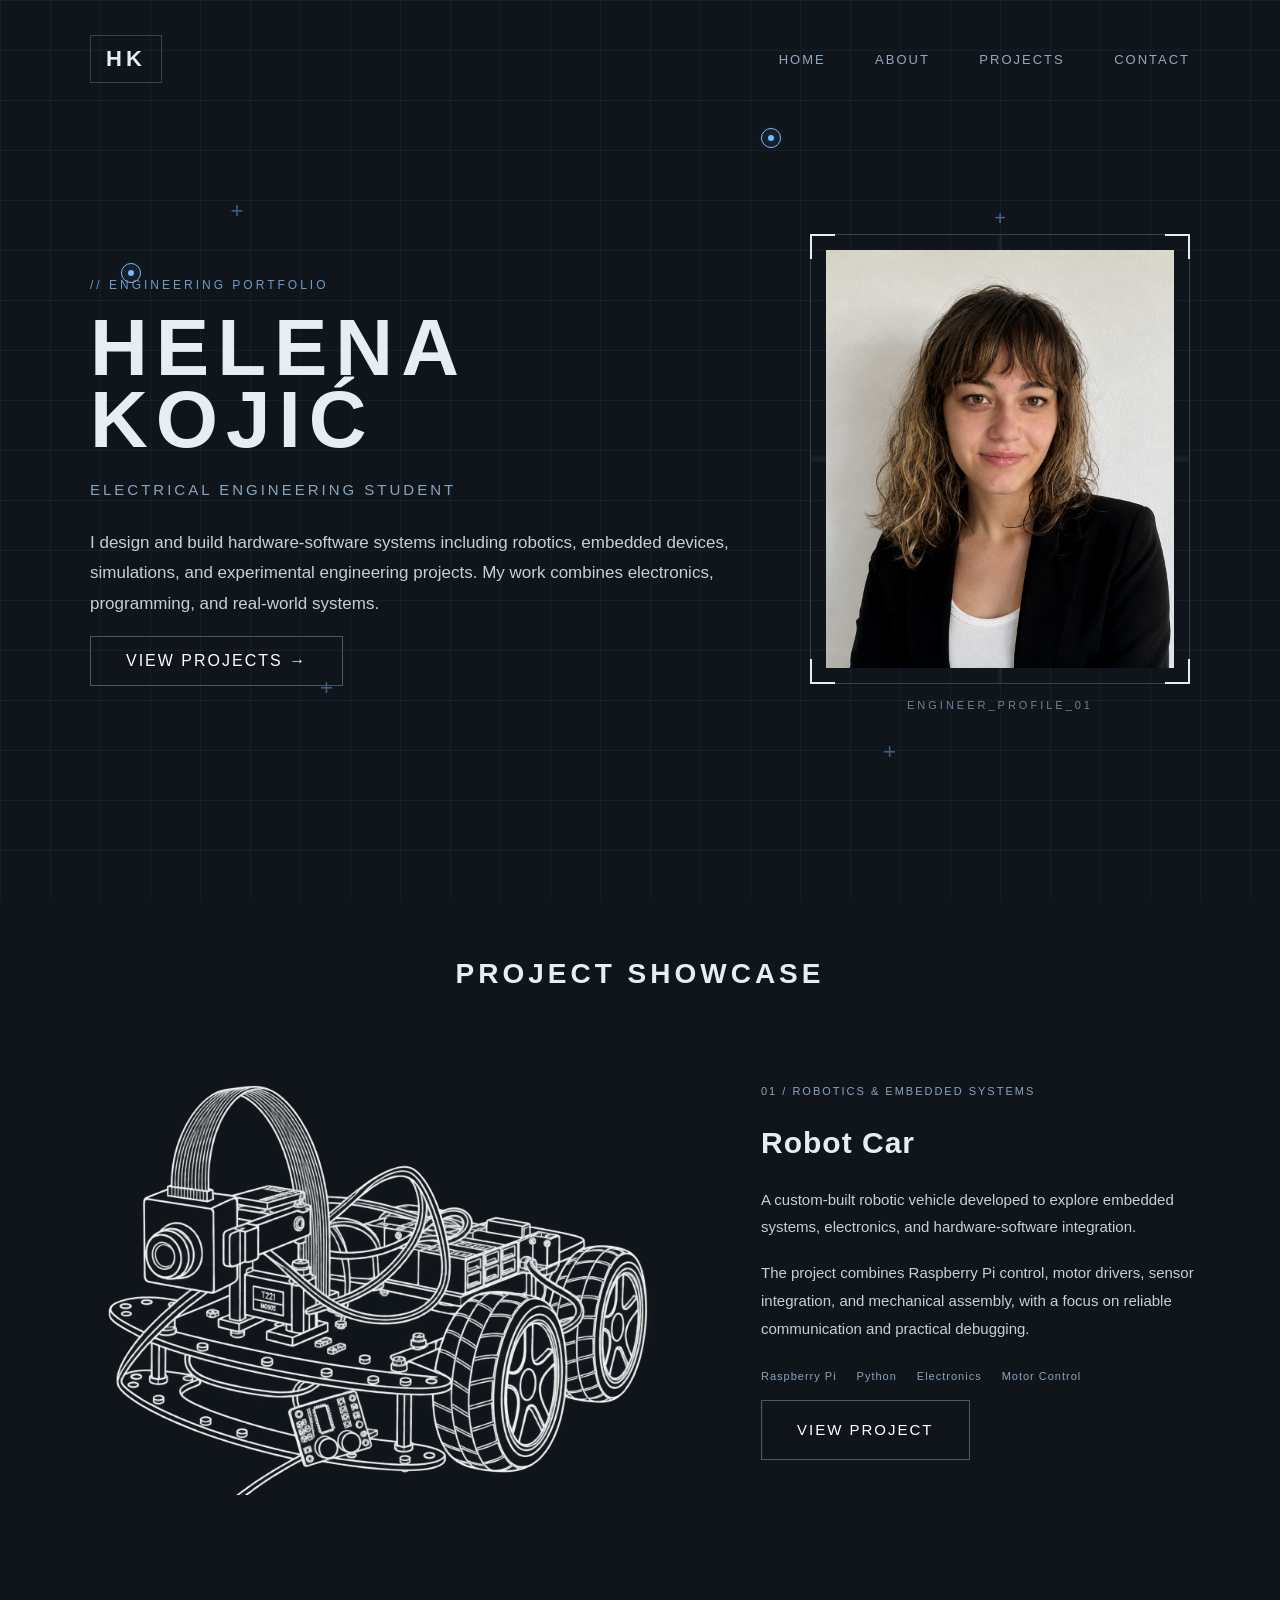
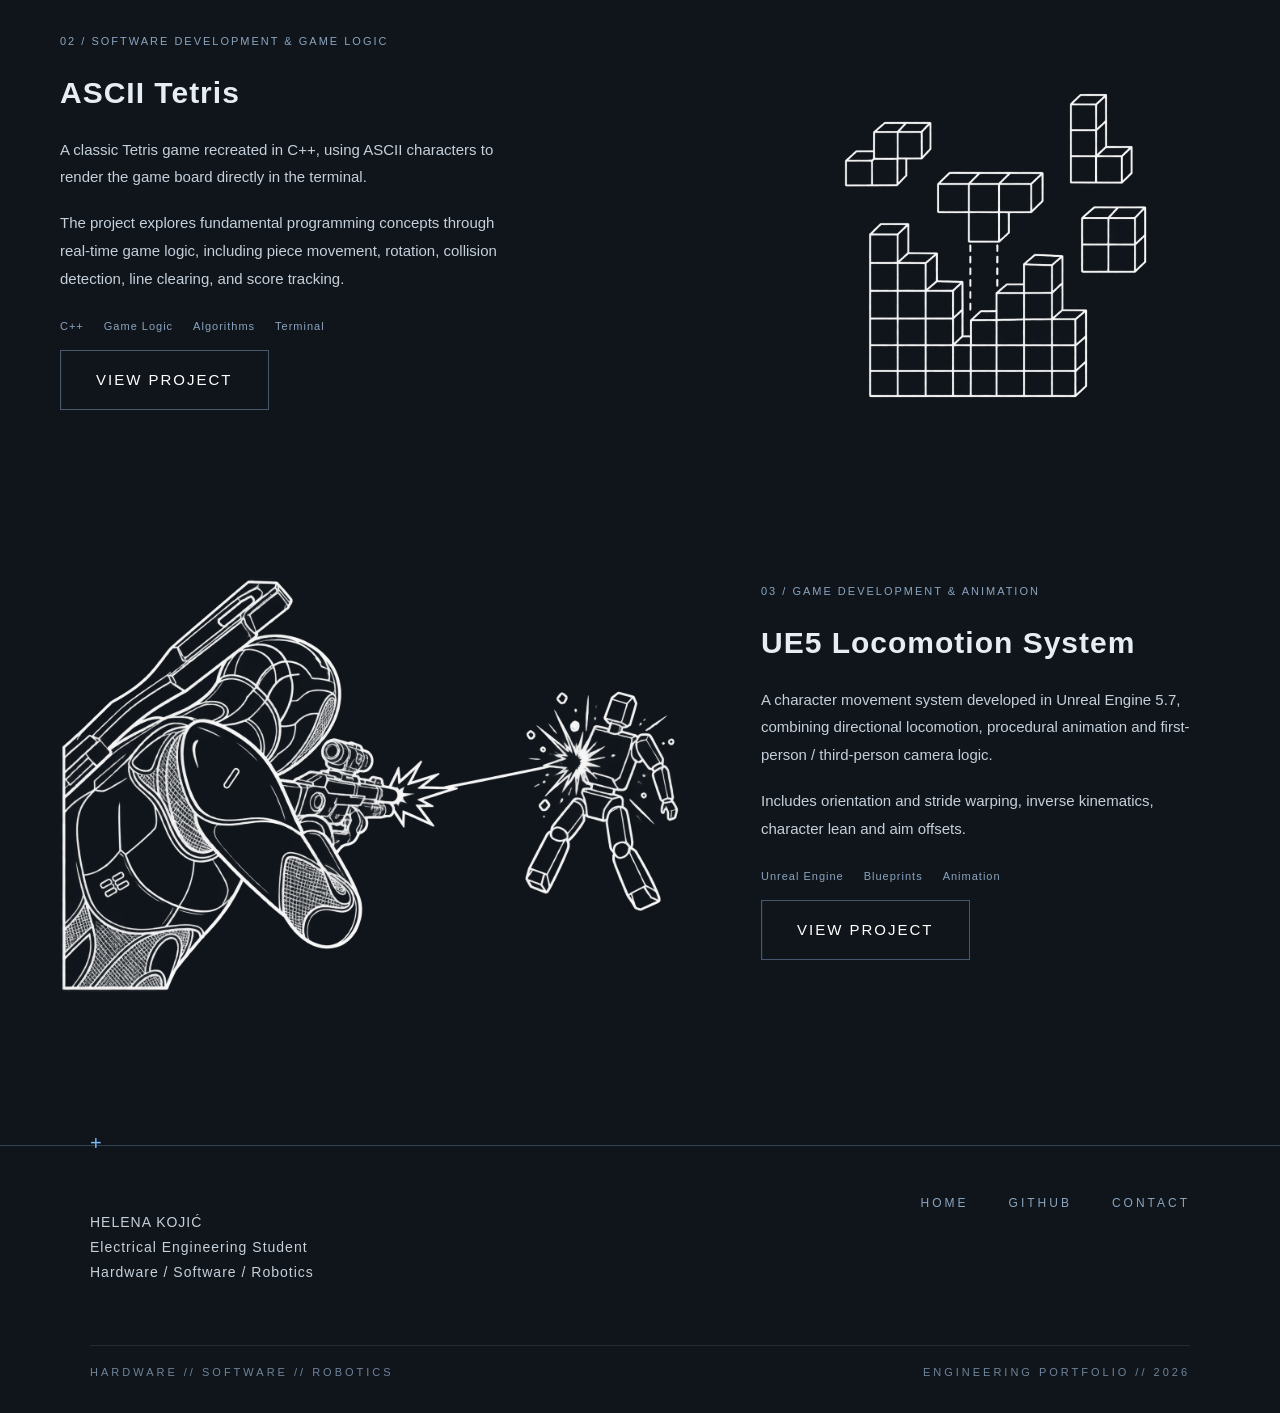
<file: index.html>
<!DOCTYPE html>
<html lang="en">

<head>
    <meta charset="UTF-8">
    <meta name="viewport" content="width=device-width, initial-scale=1.0">

    <title>Projects // Helena Kojić</title>

    <link rel="stylesheet" href="style.css">
</head>

<body>

    <!-- Background Effects -->

    <div class="grid"></div>
    <div class="blueprint-line"></div>

    <div class="point point1"></div>
    <div class="point point2"></div>
    <div class="point point3"></div>

    <div class="marker marker1">+</div>
    <div class="marker marker2">+</div>
    <div class="marker marker3">+</div>
    <div class="marker marker4">+</div>


    <!-- Header & Navigation -->

    <header class="header">

        <a
            class="logo"
            href="index.html"
            style="text-decoration: none; color: inherit;"
        >
            HK
        </a>

        <nav class="nav">
            <a href="index.html">HOME</a>
            <a href="about.html">ABOUT</a>
            <a href="index.html#projects">PROJECTS</a>
            <a href="contact.html">CONTACT</a>
        </nav>

    </header>


    <main>

        <!-- Hero Section -->

        <main class="hero">

        <section class="hero-left">

            <p class="tag">// ENGINEERING PORTFOLIO</p>

            <h1>
                HELENA KOJIĆ
            </h1>

            <p class="subtitle">
                ELECTRICAL ENGINEERING STUDENT
            </p>

            <p class="about">
                I design and build hardware-software systems including robotics,
                embedded devices, simulations, and experimental engineering projects.
                My work combines electronics, programming, and real-world systems.
            </p>

            <a href="#projects" class="btn">
                VIEW PROJECTS →
            </a>

        </section>


        <section class="hero-right">

            <div class="photo-frame">

                <div class="corner top-left"></div>
                <div class="corner top-right"></div>
                <div class="corner bottom-left"></div>
                <div class="corner bottom-right"></div>

                <img src="photos/Lena.jpg" class="profile">

            </div>

            <p class="photo-label">
                ENGINEER_PROFILE_01
            </p>

        </section>

        

    </main>
        <!-- Project Showcase -->

        <section class="projects" id="projects">

            <h2>PROJECT SHOWCASE</h2>


            <!-- Project 01: Robot Car -->

            <article class="project">

                
                <div class="project-image">

                    <img
                        src="photos/kucicar.PNG"
                        alt="Technical line illustration of a robot car"
                    >

                </div>


                <div class="project-info">

                    <span class="project-category">
                        01 / ROBOTICS & EMBEDDED SYSTEMS
                    </span>

                    <h3>Robot Car</h3>

                    <p>
                        A custom-built robotic vehicle developed
                        to explore embedded systems, electronics,
                        and hardware-software integration.
                    </p>

                    <p>
                        The project combines Raspberry Pi control,
                        motor drivers, sensor integration, and
                        mechanical assembly, with a focus on
                        reliable communication and practical debugging.
                    </p>

                    <div class="project-tags">
                        <span>Raspberry Pi</span>
                        <span>Python</span>
                        <span>Electronics</span>
                        <span>Motor Control</span>
                        
                    </div>
                    <br>
        <p>
            <a href="robotcar.html" class="btn">
                VIEW PROJECT
            </a>
        </p>
                </div>
            </article>

<!-- Project 02: ASCII Tetris -->

<article class="project">

    <div class="project-image">

        <img
            src="photos/tetris.png"
            alt="ASCII Tetris game developed in C++"
        >

    </div>

    <div class="project-info">

        <span class="project-category">
            02 / SOFTWARE DEVELOPMENT & GAME LOGIC
        </span>

        <h3>ASCII Tetris</h3>

        <p>
            A classic Tetris game recreated in C++,
            using ASCII characters to render the
            game board directly in the terminal.
        </p>

        <p>
            The project explores fundamental programming
            concepts through real-time game logic,
            including piece movement, rotation,
            collision detection, line clearing,
            and score tracking.
        </p>

        <div class="project-tags">
            <span>C++</span>
            <span>Game Logic</span>
            <span>Algorithms</span>
            <span>Terminal</span>
        </div>
<br>
        <p>
            <a href="tetris.html" class="btn">
                VIEW PROJECT
            </a>
        </p>

    </div>

</article>


            <!-- Project 02: UE5 Locomotion System -->

            <article class="project">

                <div class="project-image">

                    <img
                        src="photos/ue5proj.png"
                        alt="Unreal Engine locomotion project"
                    >

                </div>


                <div class="project-info">

                    <span class="project-category">
                        03 / GAME DEVELOPMENT & ANIMATION
                    </span>

                    <h3>UE5 Locomotion System</h3>

                    <p>
                        A character movement system developed in
                        Unreal Engine 5.7, combining directional
                        locomotion, procedural animation and
                        first-person / third-person camera logic.
                    </p>

                    <p>
                        Includes orientation and stride warping,
                        inverse kinematics, character lean and
                        aim offsets.
                    </p>

                    <div class="project-tags">
                        <span>Unreal Engine</span>
                        <span>Blueprints</span>
                        <span>Animation</span>
                    </div>
<br>
                    <p>
                        <a href="ue5-locomotion.html" class="btn">
                            VIEW PROJECT
                        </a>
                    </p>

                </div>

            </article>

        </section>

    </main>


    <!-- Footer -->

    <footer class="footer">

        <div class="footer-main">

            <div class="footer-brand">

                <p>
                    HELENA KOJIĆ<br>
                    Electrical Engineering Student<br>
                    Hardware / Software / Robotics
                </p>

            </div>


            <div class="footer-links">

                <a href="index.html">
                    HOME
                </a>

                <a
                    href="https://github.com/l3nna"
                    target="_blank"
                    rel="noopener noreferrer"
                >
                    GITHUB
                </a>

                <a href="contact.html">
                    CONTACT
                </a>

            </div>

        </div>


        <div class="footer-meta">

            <span>
                HARDWARE // SOFTWARE // ROBOTICS
            </span>

            <span>
                ENGINEERING PORTFOLIO // 2026
            </span>

        </div>

    </footer>

</body>

</html>
</file>
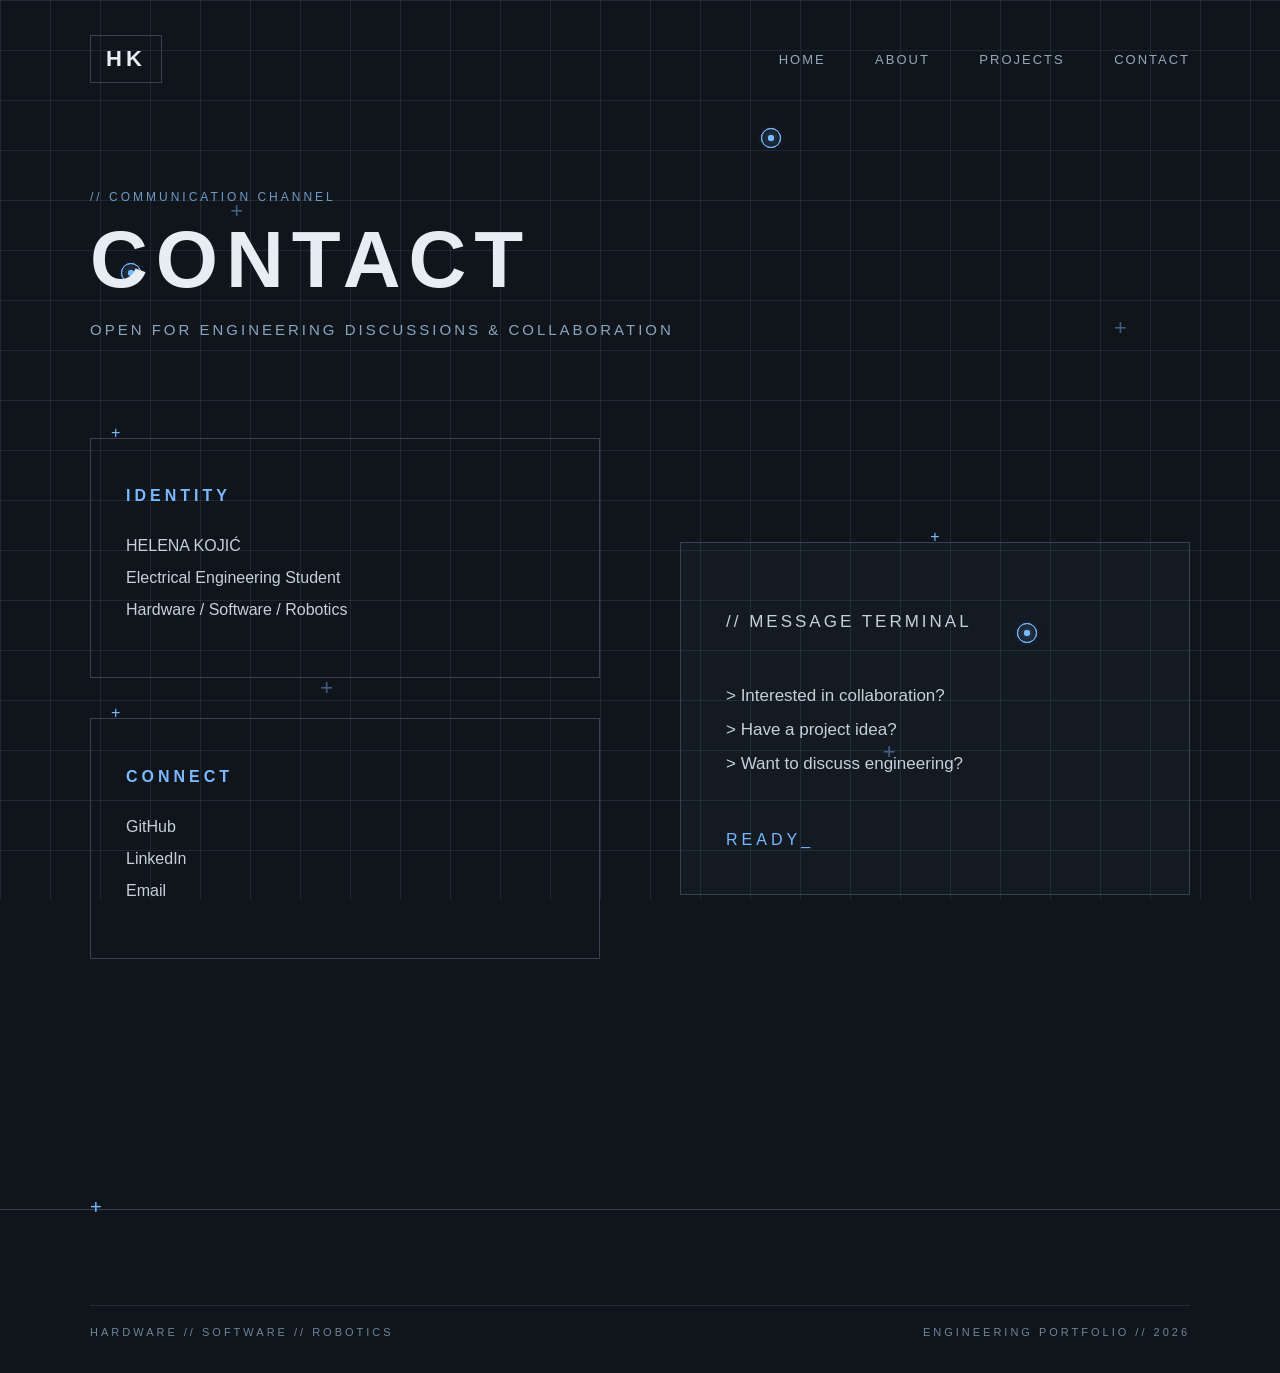
<file: contact.html>
<!DOCTYPE html>
<html lang="en">

<head>

    <meta charset="UTF-8">
    <title>Contact // Helena Kojić</title>

    <link rel="stylesheet" href="style.css">

</head>


<body>

<!-- Background effects -->
    <div class="grid"></div>
    <div class="blueprint-line"></div>

    <div class="point point1"></div>
    <div class="point point2"></div>
    <div class="point point3"></div>
    <div class="marker marker1">+</div>
    <div class="marker marker2">+</div>
    <div class="marker marker3">+</div>
    <div class="marker marker4">+</div>
<div class="grid"></div>

<div class="point point1"></div>
<div class="point point2"></div>
<div class="point point3"></div>


<header class="header">

    <div class="logo">
        HK
    </div>


    <nav class="nav">

        <a href="index.html">HOME</a>
        <a href="about.html">ABOUT</a>
        <a href="index.html#projects">PROJECTS</a>
        <a href="contact.html">CONTACT</a>

    </nav>

</header>



<main class="contact-page">


<section class="contact-header">

<p class="tag">
// COMMUNICATION CHANNEL
</p>


<h1>
CONTACT
</h1>


<p class="subtitle">
OPEN FOR ENGINEERING DISCUSSIONS & COLLABORATION
</p>


</section>



<section class="contact-container">



<div class="contact-info">


<div class="contact-box">

<h2>
IDENTITY
</h2>


<p>
HELENA KOJIĆ<br>
Electrical Engineering Student<br>
Hardware / Software / Robotics
</p>

</div>




<div class="contact-box">

<h2>
CONNECT
</h2>


<p>

<a href="https://github.com/l3nna" target="_blank">
GitHub
</a>

<br>

<a href="https://www.linkedin.com/in/helena-koji%C4%87-91bb45397/" target="_blank">
LinkedIn
</a>

<br>

<a href="mailto:hkojic50@gmail.com">
Email
</a>

</p>


</div>



</div>





<div class="contact-message">


<div class="terminal">


<p class="terminal-title">
// MESSAGE TERMINAL
</p>


<p>
&gt; Interested in collaboration?<br>
&gt; Have a project idea?<br>
&gt; Want to discuss engineering?
</p>


<div class="terminal-line">

READY_

</div>


</div>


</div>



</section>


</main>




<footer class="footer">

<div class="footer-meta">

<span>
HARDWARE // SOFTWARE // ROBOTICS
</span>


<span>
ENGINEERING PORTFOLIO // 2026
</span>


</div>

</footer>



</body>

</html>
</file>
<file: style.css>
/* Variables & Reset */
:root {
    --bg: #10151b;
    --text: #e6edf3;
    --muted: #8aa4bf;
    --soft: #c5d0db;
    --line: #344252;
    --accent: #7ab8ff;
}

* {
    box-sizing: border-box;
}

html {
    scroll-behavior: smooth;
}

body {
    margin: 0;
    background: var(--bg);
    color: var(--text);
    font-family: "Segoe UI", sans-serif;
    overflow-x: hidden;
}

/* Background & Blueprint */
.grid {
    position: fixed;
    inset: 0;
    background-image:
        linear-gradient(rgba(120,170,220,.07) 1px, transparent 1px),
        linear-gradient(90deg, rgba(120,170,220,.07) 1px, transparent 1px);
    background-size: 50px 50px;
    z-index: -3;
    animation: gridMove 20s linear infinite;
}

.blueprint-line {
    position: fixed;
    width: 300px;
    height: 1px;
    background: var(--accent);
    opacity: .25;
    top: 25%;
    left: -300px;
    z-index: -1;
    animation: lineMove 12s linear infinite;
}

.point {
    position: fixed;
    width: 6px;
    height: 6px;
    background: var(--accent);
    border-radius: 50%;
    box-shadow: 0 0 12px rgba(122,184,255,.8);
    z-index: -1;
    animation: nodePulse 3s infinite;
}

.point::after {
    content: "";
    position: absolute;
    width: 18px;
    height: 18px;
    border: 1px solid var(--accent);
    border-radius: 50%;
    left: -7px;
    top: -7px;
    animation: radarPulse 3s infinite;
}

.point1 {
    top: 30%;
    left: 10%;
}

.point2 {
    top: 70%;
    left: 80%;
    animation-delay: 1s;
}

.point3 {
    top: 15%;
    left: 60%;
    animation-delay: .5s;
}

.marker {
    position: fixed;
    color: var(--accent);
    font-size: 22px;
    opacity: .45;
    z-index: -1;
    animation: markerPulse 4s infinite ease-in-out;
}

.marker1 {
    top: 22%;
    left: 18%;
}

.marker2 {
    top: 75%;
    left: 25%;
    animation-delay: 1s;
}

.marker3 {
    top: 35%;
    right: 12%;
    animation-delay: .5s;
}

.marker4 {
    bottom: 15%;
    right: 30%;
    animation-delay: 2s;
}

/* Header & Navigation */
.header {
    display: flex;
    justify-content: space-between;
    align-items: center;
    padding: 35px 90px;
}

.logo {
    font-size: 22px;
    font-weight: 700;
    letter-spacing: 4px;
    border: 1px solid var(--line);
    padding: 10px 15px;
    animation: glow 3s infinite ease-in-out;
}

.nav a {
    position: relative;
    margin-left: 45px;
    color: #93a8bd;
    text-decoration: none;
    font-size: 13px;
    letter-spacing: 2px;
    transition: .3s;
}

.nav a:hover {
    color: white;
}

.nav a::after {
    content: "";
    position: absolute;
    left: 0;
    bottom: -8px;
    width: 0;
    height: 1px;
    background: var(--accent);
    transition: .3s;
}

.nav a:hover::after {
    width: 100%;
}

/* Hero & Typography */
.hero {
    min-height: 80vh;
    display: flex;
    justify-content: space-between;
    align-items: center;
    padding: 60px 90px;
}

.hero-left {
    max-width: 650px;
    animation: slideIn 1s ease forwards;
}

.hero-right {
    display: flex;
    flex-direction: column;
    align-items: center;
    animation: fadeIn 1.2s ease forwards;
}

.tag {
    color: #6f9ac7;
    font-size: 12px;
    letter-spacing: 3px;
    margin-bottom: 20px;
}

h1 {
    font-size: 80px;
    line-height: .9;
    letter-spacing: 8px;
    margin: 0 0 25px;
}

.subtitle {
    color: var(--muted);
    font-size: 15px;
    letter-spacing: 3px;
    margin-bottom: 30px;
}

.about,
.description {
    color: var(--soft);
    font-size: 17px;
    line-height: 1.8;
    max-width: 700px;
}

.about-page {
    padding: 60px 90px;
    width: 100%;
}

.description {
    margin-top: 40px;
}

/* Buttons & Photo */
.btn {
    display: inline-block;
    position: relative;
    overflow: hidden;
    background: transparent;
    color: white;
    border: 1px solid #46586d;
    padding: 15px 35px;
    text-decoration: none;
    letter-spacing: 2px;
    transition: .3s;
}

.btn::before {
    content: "";
    position: absolute;
    inset: 0;
    background: rgba(122,184,255,.15);
    transform: translateX(-100%);
    transition: .4s;
}

.btn:hover::before {
    transform: translateX(0);
}

.btn:hover {
    transform: translateY(-3px);
    border-color: var(--accent);
}

.photo-frame {
    width: 380px;
    height: 450px;
    padding: 15px;
    border: 1px solid var(--line);
    position: relative;
    background:
        linear-gradient(
            90deg,
            transparent 49%,
            rgba(122,184,255,.08) 50%,
            transparent 51%
        ),
        linear-gradient(
            0deg,
            transparent 49%,
            rgba(122,184,255,.08) 50%,
            transparent 51%
        );
    transition: .4s;
    animation: photoGlow 4s infinite ease-in-out;
}

.photo-frame1 {
    border: 1px solid var(--line);
    position: relative;
    background:
        linear-gradient(
            90deg,
            transparent 49%,
            rgba(122,184,255,.08) 50%,
            transparent 51%
        ),
        linear-gradient(
            0deg,
            transparent 49%,
            rgba(122,184,255,.08) 50%,
            transparent 51%
        );
    transition: .4s;
    animation: photoGlow 4s infinite ease-in-out;
}

.photo-frame:hover {
    box-shadow: 0 0 25px rgba(122,184,255,.15);
}

.photo-frame1:hover {
    box-shadow: 0 0 25px rgba(122,184,255,.15);
}
.profile {
    width: 100%;
    height: 100%;
    object-fit: cover;
    filter: grayscale(20%) contrast(1.1);
    transition: .4s;
}

.photo-frame:hover .profile {
    transform: scale(1.03);
}

.photo-frame::before {
    content: "+";
    position: absolute;
    top: -28px;
    left: 50%;
    transform: translateX(-50%);
    color: var(--accent);
    font-size: 20px;
    opacity: .5;
}

.photo-label {
    margin-top: 15px;
    color: #6f849b;
    font-size: 11px;
    letter-spacing: 3px;
}

.photo-label1 {
    margin-top: 15px;
    color: #6f849b;
    font-size: 11px;
    letter-spacing: 3px;
    text-align: center;
}

.corner {
    position: absolute;
    width: 25px;
    height: 25px;
    border-color: var(--accent);
}

.top-left {
    top: -1px;
    left: -1px;
    border-top: 2px solid;
    border-left: 2px solid;
}

.top-right {
    top: -1px;
    right: -1px;
    border-top: 2px solid;
    border-right: 2px solid;
}

.bottom-left {
    bottom: -1px;
    left: -1px;
    border-bottom: 2px solid;
    border-left: 2px solid;
}

.bottom-right {
    bottom: -1px;
    right: -1px;
    border-bottom: 2px solid;
    border-right: 2px solid;
}

.photo1 {
    width: 1180px;
    display: flex;
    flex-direction: column;
    align-items: center;
    margin-left: auto;
}

/* About & Profile */
.profile-section {
    animation: slideIn 1s ease forwards;
    display: grid;
    grid-template-columns: 1fr auto;
    align-items: center;
    gap: 120px;
}

.profile-text {
    flex: 1;
    max-width: 700px;
    animation: profileLeft 1s ease forwards;
}

.profile-photo {
    width: 380px;
    display: flex;
    flex-direction: column;
    align-items: center;
    margin-left: auto;
    animation: profileRight 1.2s ease forwards;
}

/* Focus & Philosophy */
.focus-section {
    max-width: 900px;
    margin: 100px auto 0;
    text-align: center;
}

.focus-box,
.philosophy-box,
.skill-box,
.interest-box {
    animation: boxReveal .8s ease forwards;
}

.focus-box {
    border: 1px solid var(--line);
    padding: 40px;
    margin-bottom: 90px;
    position: relative;
}

.focus-box::before {
    content: "+";
    position: absolute;
    top: -18px;
    left: 50%;
    transform: translateX(-50%);
    color: var(--accent);
    font-size: 20px;
}

.focus-box h2 {
    font-size: 25px;
    letter-spacing: 5px;
    margin-bottom: 30px;
}

.focus-box p {
    color: var(--soft);
    line-height: 2;
    font-size: 16px;
}

.philosophy-box {
    border-top: 1px solid var(--line);
    border-bottom: 1px solid var(--line);
    padding: 60px 40px;
    position: relative;
}

.philosophy-box::before,
.philosophy-box::after {
    content: "+";
    position: absolute;
    left: 50%;
    transform: translateX(-50%);
    color: var(--accent);
    font-size: 20px;
}

.philosophy-box::before {
    top: -13px;
}

.philosophy-box::after {
    bottom: -13px;
}

.quote {
    max-width: 750px;
    margin: 0 auto 30px;
    font-size: 42px;
    line-height: 1.4;
    font-style: italic;
    animation: quoteAppear 1.5s ease forwards;
}

.quote-description {
    max-width: 650px;
    margin: auto;
    color: var(--soft);
    font-size: 17px;
    line-height: 1.8;
}

.focus-box::before,
.philosophy-box::before,
.philosophy-box::after,
.skill-box::before,
.interest-box::before {
    animation: markerFloat 3s infinite ease-in-out;
}

/* Skills & Interests */
.skills {
    margin-top: 120px;
}

.skills h2 {
    font-size: 45px;
    letter-spacing: 6px;
    margin-bottom: 50px;
}

.skills-grid {
    display: grid;
    grid-template-columns: repeat(3, 1fr);
    gap: 30px;
}

.skill-box {
    border: 1px solid var(--line);
    padding: 30px;
    min-height: 250px;
    position: relative;
    transition:
        transform .3s ease,
        border-color .3s ease,
        box-shadow .3s ease;
}

.skill-box:hover {
    border-color: var(--accent);
    transform: translateY(-8px);
    box-shadow: 0 0 20px rgba(122,184,255,.12);
}

.skill-box::before {
    content: "+";
    position: absolute;
    top: -15px;
    left: 20px;
    color: var(--accent);
    font-size: 20px;
}

.skill-box h3 {
    color: var(--accent);
    font-size: 16px;
    letter-spacing: 3px;
    margin-bottom: 25px;
}

.skill-box p {
    color: var(--soft);
    line-height: 2;
    font-size: 15px;
}

.skill-box:nth-child(1) {
    animation-delay: .1s;
}

.skill-box:nth-child(2) {
    animation-delay: .2s;
}

.skill-box:nth-child(3) {
    animation-delay: .3s;
}

.skill-box:nth-child(4) {
    animation-delay: .4s;
}

.skill-box:nth-child(5) {
    animation-delay: .5s;
}

.skill-box:nth-child(6) {
    animation-delay: .6s;
}

.interests {
    margin-top: 120px;
}

.interests h2 {
    font-size: 40px;
    letter-spacing: 5px;
    margin-bottom: 50px;
}

.interest-grid {
    display: grid;
    grid-template-columns: repeat(2, 1fr);
    gap: 30px;
}

.interest-box {
    border: 1px solid var(--line);
    padding: 30px;
    position: relative;
    transition:
        transform .3s ease,
        border-color .3s ease,
        box-shadow .3s ease;
}

.interest-box:hover {
    border-color: var(--accent);
    transform: translateY(-8px);
    box-shadow: 0 0 20px rgba(122,184,255,.12);
}

.interest-box::before {
    content: "+";
    position: absolute;
    top: -15px;
    left: 20px;
    color: var(--accent);
}

.interest-box h3 {
    color: var(--accent);
    letter-spacing: 3px;
}

.interest-box p {
    color: var(--soft);
    line-height: 1.8;
}

/* Exploration */
.exploration {
    margin: 120px auto 0;
    max-width: 900px;
    text-align: center;
}

.exploration h2 {
    font-size: 35px;
    letter-spacing: 5px;
    margin-bottom: 40px;
}

.exploration-text {
    color: var(--soft);
    font-size: 18px;
    line-height: 1.9;
    max-width: 750px;
    margin: 0 auto 60px;
}

.exploration-grid {
    display: flex;
    flex-direction: column;
    gap: 35px;
}

.exploration-item {
    display: flex;
    gap: 35px;
    align-items: center;
    text-align: left;
}

.exploration-item span {
    color: var(--accent);
    font-size: 32px;
    font-weight: bold;
    min-width: 40px;
}

.exploration-item p {
    color: var(--soft);
    font-size: 17px;
    line-height: 1.8;
    margin: 0;
}


/* ==========================
   PROJECT SHOWCASE
   ========================== */

.projects {
    width: calc(100% - 120px);
    max-width: 1200px;
    margin: 120px auto 0;
}

.projects h2 {
    text-align: center;
    font-size: 28px;
    font-weight: 700;
    letter-spacing: 4px;
    margin: 0 0 85px;
}

/* Project layout */

.projects .project {
    display: grid;
    grid-template-columns: minmax(0, 1.15fr) minmax(0, 0.85fr);
    align-items: center;
    column-gap: 80px;
    margin-bottom: 130px;
    width: 100%;
}

/* Image */

.projects .project-image {
    width: 100%;
    min-width: 0;
    height: 420px;

    display: flex;
    align-items: center;
    justify-content: center;
}

.projects .project-image img {
    display: block;
    width: 100%;
    height: 100%;
    object-fit: contain;
}

/* Information */

.projects .project-info {
    width: 100%;
    min-width: 0;
    max-width: 440px;
}

.projects .project-category {
    display: block;
    color: var(--muted);
    font-size: 11px;
    font-weight: 500;
    letter-spacing: 2px;
    line-height: 1.6;
    margin-bottom: 22px;
}

.projects .project-info h3 {
    font-size: 30px;
    font-weight: 600;
    letter-spacing: 1px;
    line-height: 1.3;
    margin: 0 0 24px;
    color: var(--text);
}

.projects .project-info p {
    font-size: 15px;
    line-height: 1.85;
    color: var(--soft);
    margin: 0 0 18px;
}

/* Technology list */

.projects .project-tags {
    display: flex;
    flex-wrap: wrap;
    gap: 10px 20px;
    margin-top: 28px;
}

.projects .project-tags span {
    font-size: 11px;
    letter-spacing: 1px;
    color: var(--muted);
}

/* Alternate image / text position */

.projects .project:nth-of-type(even) .project-image {
    order: 2;
}

.projects .project:nth-of-type(even) .project-info {
    order: 1;
}

/* Responsive */

@media (max-width: 900px) {
    .projects {
        width: calc(100% - 60px);
    }

    .projects .project {
        grid-template-columns: 1fr;
        gap: 35px;
        margin-bottom: 90px;
    }

    .projects .project-image {
        height: 340px;
        order: 0 !important;
    }

    .projects .project-info {
        max-width: 650px;
        order: 1 !important;
    }
}

@media (max-width: 600px) {
    .projects {
        width: calc(100% - 40px);
        margin-top: 80px;
    }

    .projects h2 {
        font-size: 23px;
        margin-bottom: 45px;
    }

    .projects .project-image {
        height: 260px;
    }

    .projects .project-info h3 {
        font-size: 26px;
    }

    .projects .project-info p {
        font-size: 14px;
    }
}


/* Contact */
.contact-page {
    padding: 60px 90px;
}

.contact-header {
    animation: slideIn 1s ease forwards;
}

.contact-container {
    margin-top: 100px;
    display: grid;
    grid-template-columns: 1fr 1fr;
    gap: 80px;
    align-items: center;
}

.contact-box {
    border: 1px solid var(--line);
    padding: 35px;
    margin-bottom: 40px;
    position: relative;
    transition: .3s;
}

.contact-box:hover {
    border-color: var(--accent);
    transform: translateY(-5px);
}

.contact-box::before {
    content: "+";
    position: absolute;
    top: -15px;
    left: 20px;
    color: var(--accent);
}

.contact-box h2 {
    color: var(--accent);
    font-size: 16px;
    letter-spacing: 4px;
    margin-bottom: 25px;
}

.contact-box p {
    color: var(--soft);
    line-height: 2;
}

.contact-box a {
    color: var(--soft);
    text-decoration: none;
    transition: .3s;
}

.contact-box a:hover {
    color: var(--accent);
}

.terminal {
    border: 1px solid var(--line);
    padding: 45px;
    min-height: 300px;
    position: relative;
    background: rgba(122,184,255,.03);
}

.terminal::before {
    content: "+";
    position: absolute;
    top: -15px;
    left: 50%;
    transform: translateX(-50%);
    color: var(--accent);
}

.terminal-title {
    color: var(--accent);
    letter-spacing: 3px;
    font-size: 13px;
    margin-bottom: 40px;
}

.terminal p {
    color: var(--soft);
    font-size: 17px;
    line-height: 2;
}

.terminal-line {
    margin-top: 50px;
    color: var(--accent);
    letter-spacing: 4px;
    animation: blinkText 2s infinite;
}

/* Footer */
.footer {
    margin-top: 150px;
    padding: 50px 90px 35px;
    border-top: 1px solid var(--line);
    position: relative;
}

.footer::before {
    content: "+";
    position: absolute;
    top: -14px;
    left: 90px;
    color: var(--accent);
    font-size: 20px;
}

.footer-main {
    display: flex;
    justify-content: space-between;
    align-items: flex-start;
}

.footer-logo {
    font-size: 42px;
    font-weight: 700;
    letter-spacing: 8px;
    margin-bottom: 15px;
}

.footer-brand p {
    color: var(--soft);
    font-size: 14px;
    line-height: 1.8;
    letter-spacing: 1px;
}

.footer-links {
    display: flex;
    gap: 40px;
}

.footer-links a {
    color: #8aa4bf;
    text-decoration: none;
    font-size: 12px;
    letter-spacing: 3px;
    position: relative;
    transition: .3s;
}

.footer-links a:hover {
    color: var(--accent);
}

.footer-links a::after {
    content: "";
    position: absolute;
    left: 0;
    bottom: -8px;
    width: 0;
    height: 1px;
    background: var(--accent);
    transition: .3s;
}

.footer-links a:hover::after {
    width: 100%;
}

.footer-meta {
    margin-top: 45px;
    padding-top: 20px;
    border-top: 1px solid rgba(52,66,82,.5);
    display: flex;
    justify-content: space-between;
    color: #6f849b;
    font-size: 11px;
    letter-spacing: 3px;
}

/* Animations */
@keyframes gridMove {
    from {
        background-position: 0 0;
    }

    to {
        background-position: 50px 50px;
    }
}

@keyframes lineMove {
    from {
        transform: translateX(0);
    }

    to {
        transform: translateX(160vw);
    }
}

@keyframes nodePulse {
    0%, 100% {
        opacity: .35;
    }

    50% {
        opacity: 1;
    }
}

@keyframes radarPulse {
    from {
        transform: scale(.5);
        opacity: .6;
    }

    to {
        transform: scale(2);
        opacity: 0;
    }
}

@keyframes markerPulse {
    0%, 100% {
        opacity: .25;
        transform: scale(1);
    }

    50% {
        opacity: .7;
        transform: scale(1.15);
    }
}

@keyframes glow {
    0%, 100% {
        box-shadow: none;
    }

    50% {
        box-shadow: 0 0 15px rgba(122,184,255,.25);
    }
}

@keyframes slideIn {
    from {
        opacity: 0;
        transform: translateX(-40px);
    }

    to {
        opacity: 1;
        transform: translateX(0);
    }
}

@keyframes fadeIn {
    from {
        opacity: 0;
        transform: translateY(30px);
    }

    to {
        opacity: 1;
        transform: translateY(0);
    }
}

@keyframes profileLeft {
    from {
        opacity: 0;
        transform: translateX(-50px);
    }

    to {
        opacity: 1;
        transform: translateX(0);
    }
}

@keyframes profileRight {
    from {
        opacity: 0;
        transform: translateX(50px);
    }

    to {
        opacity: 1;
        transform: translateX(0);
    }
}

@keyframes boxReveal {
    from {
        opacity: 0;
        transform: translateY(30px);
    }

    to {
        opacity: 1;
        transform: translateY(0);
    }
}

@keyframes photoGlow {
    0%, 100% {
        box-shadow: 0 0 0 rgba(122,184,255,0);
    }

    50% {
        box-shadow: 0 0 25px rgba(122,184,255,.15);
    }
}

@keyframes markerFloat {
    0%, 100% {
        opacity: .4;
        transform: translateY(0);
    }

    50% {
        opacity: 1;
        transform: translateY(-5px);
    }
}

@keyframes quoteAppear {
    from {
        opacity: 0;
        letter-spacing: 8px;
    }

    to {
        opacity: 1;
        letter-spacing: 0;
    }
}

@keyframes blinkText {
    0%, 100% {
        opacity: .3;
    }

    50% {
        opacity: 1;
    }
}

/* Mobile */
@media(max-width:900px) {
    .header,
    .hero,
    .about-page {
        padding: 30px;
    }

    .hero,
    .profile-section {
        flex-direction: column;
        gap: 60px;
    }

    h1 {
        font-size: 50px;
    }

    .photo-frame {
        width: 300px;
        height: 380px;
    }

    .profile-photo {
        width: 300px;
    }

    .skills-grid,
    .interest-grid {
        grid-template-columns: 1fr;
    }

    .nav a {
        margin-left: 15px;
    }

    .contact-container {
        grid-template-columns: 1fr;
    }

    .contact-page {
        padding: 30px;
    }
}
</file>
